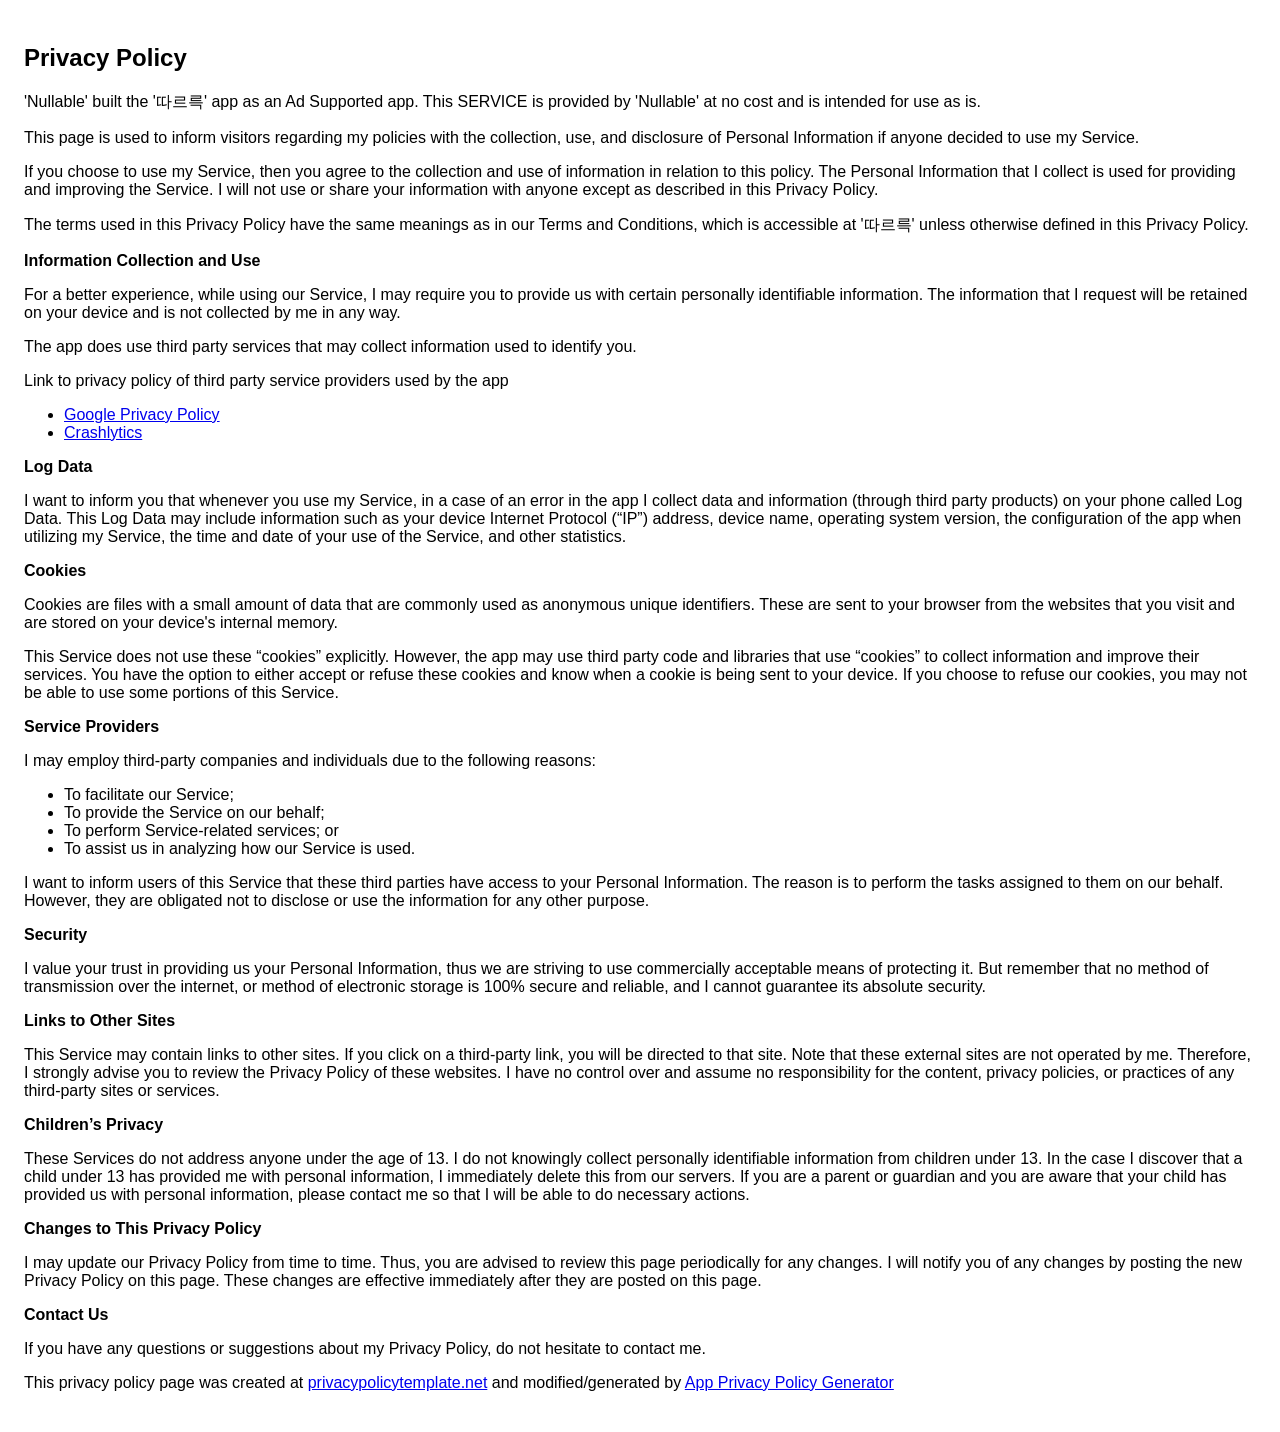
<file: privacy_policy.html>
<!DOCTYPE html>
    <html>
    <head>
      <meta charset='utf-8'>
      <meta name='viewport' content='width=device-width'>
      <title>Privacy Policy</title>
      <style> body { font-family: 'Helvetica Neue', Helvetica, Arial, sans-serif; padding:1em; } </style>
    </head>
    <body>
    <h2>Privacy Policy</h2> <p> 'Nullable' built the '따르륵' app as an Ad Supported app. This SERVICE is provided by
                    'Nullable' at no cost and is intended for use as is.
                  </p> <p>This page is used to inform visitors regarding my policies with the collection, use, and disclosure
                    of Personal Information if anyone decided to use my Service.
                  </p> <p>If you choose to use my Service, then you agree to the collection and use of information in
                    relation to this policy. The Personal Information that I collect is used for providing and improving
                    the Service. I will not use or share your information with anyone except as described
                    in this Privacy Policy.
                  </p> <p>The terms used in this Privacy Policy have the same meanings as in our Terms and Conditions, which is
                    accessible at '따르륵' unless otherwise defined in this Privacy Policy.
                  </p> <p><strong>Information Collection and Use</strong></p> <p>For a better experience, while using our Service, I may require you to provide us with certain
                    personally identifiable information. The information that I request will be retained on your device and is not collected by me in any way.
                  </p> <p>The app does use third party services that may collect information used to identify you.</p> <div><p>Link to privacy policy of third party service providers used by the app</p> <ul><li><a href="https://www.google.com/policies/privacy/" target="_blank">Google Privacy Policy</a></li><li><a href="http://try.crashlytics.com/terms/privacy-policy.pdf" target="_blank">Crashlytics</a></li><!----><!----></ul></div> <p><strong>Log Data</strong></p> <p> I want to inform you that whenever you use my Service, in a case of
                    an error in the app I collect data and information (through third party products) on your phone
                    called Log Data. This Log Data may include information such as your device Internet Protocol (“IP”) address,
                    device name, operating system version, the configuration of the app when utilizing my Service,
                    the time and date of your use of the Service, and other statistics.
                  </p> <p><strong>Cookies</strong></p> <p>Cookies are files with a small amount of data that are commonly used as anonymous unique identifiers.
                    These are sent to your browser from the websites that you visit and are stored on your device's internal
                    memory.
                  </p> <p>This Service does not use these “cookies” explicitly. However, the app may use third party code and
                    libraries that use “cookies” to collect information and improve their services. You have the option to
                    either accept or refuse these cookies and know when a cookie is being sent to your device. If you choose
                    to refuse our cookies, you may not be able to use some portions of this Service.
                  </p> <p><strong>Service Providers</strong></p> <p> I may employ third-party companies and individuals due to the following reasons:</p> <ul><li>To facilitate our Service;</li> <li>To provide the Service on our behalf;</li> <li>To perform Service-related services; or</li> <li>To assist us in analyzing how our Service is used.</li></ul> <p> I want to inform users of this Service that these third parties have access to
                    your Personal Information. The reason is to perform the tasks assigned to them on our behalf. However,
                    they are obligated not to disclose or use the information for any other purpose.
                  </p> <p><strong>Security</strong></p> <p> I value your trust in providing us your Personal Information, thus we are striving
                    to use commercially acceptable means of protecting it. But remember that no method of transmission over
                    the internet, or method of electronic storage is 100% secure and reliable, and I cannot guarantee
                    its absolute security.
                  </p> <p><strong>Links to Other Sites</strong></p> <p>This Service may contain links to other sites. If you click on a third-party link, you will be directed
                    to that site. Note that these external sites are not operated by me. Therefore, I strongly
                    advise you to review the Privacy Policy of these websites. I have no control over
                    and assume no responsibility for the content, privacy policies, or practices of any third-party sites
                    or services.
                  </p> <p><strong>Children’s Privacy</strong></p> <p>These Services do not address anyone under the age of 13. I do not knowingly collect
                    personally identifiable information from children under 13. In the case I discover that a child
                    under 13 has provided me with personal information, I immediately delete this from
                    our servers. If you are a parent or guardian and you are aware that your child has provided us with personal
                    information, please contact me so that I will be able to do necessary actions.
                  </p> <p><strong>Changes to This Privacy Policy</strong></p> <p> I may update our Privacy Policy from time to time. Thus, you are advised to review
                    this page periodically for any changes. I will notify you of any changes by posting
                    the new Privacy Policy on this page. These changes are effective immediately after they are posted on
                    this page.
                  </p> <p><strong>Contact Us</strong></p> <p>If you have any questions or suggestions about my Privacy Policy, do not hesitate to contact
                    me.
                  </p> <p>This privacy policy page was created at <a href="https://privacypolicytemplate.net" target="_blank">privacypolicytemplate.net</a>
                    and modified/generated by <a href="https://app-privacy-policy-generator.firebaseapp.com/" target="_blank">App
                      Privacy Policy Generator</a></p>
    </body>
    </html>
</file>
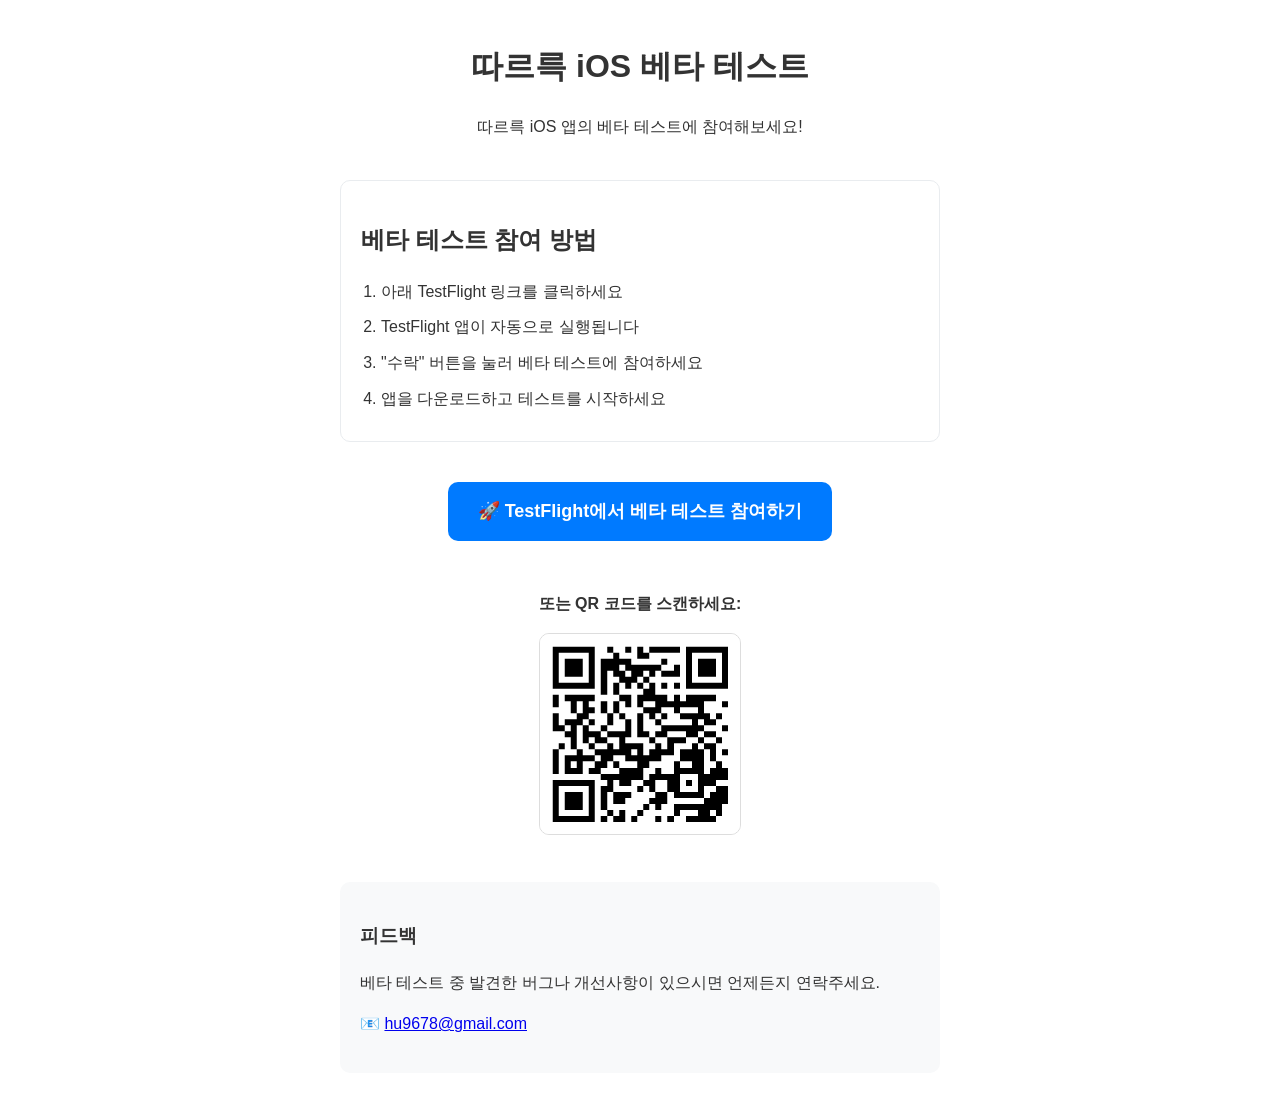
<file: static/beta.html>
<!DOCTYPE html>
<html lang="ko">
<head>
    <meta charset="UTF-8">
    <meta name="viewport" content="width=device-width, initial-scale=1.0">
    <title>따르륵 - iOS 베타 테스트</title>
    <style>
        body {
            font-family: -apple-system, BlinkMacSystemFont, 'Segoe UI', Roboto, sans-serif;
            max-width: 600px;
            margin: 0 auto;
            padding: 20px;
            line-height: 1.6;
            color: #333;
        }
        .header {
            text-align: center;
            margin-bottom: 40px;
        }
        .beta-link {
            display: inline-block;
            background: #007AFF;
            color: white;
            padding: 15px 30px;
            text-decoration: none;
            border-radius: 10px;
            font-size: 18px;
            font-weight: 600;
            margin: 20px 0;
            transition: background 0.3s;
        }
        .beta-link:hover {
            background: #0056CC;
        }
        .contact {
            margin-top: 40px;
            padding: 20px;
            background: #f8f9fa;
            border-radius: 10px;
        }
        .steps {
            background: #fff;
            border: 1px solid #e9ecef;
            border-radius: 10px;
            padding: 20px;
            margin: 20px 0;
        }
        .steps ol {
            margin: 0;
            padding-left: 20px;
        }
        .steps li {
            margin: 10px 0;
        }
    </style>
</head>
<body>
    <div class="header">
        <h1>따르륵 iOS 베타 테스트</h1>
        <p>따르륵 iOS 앱의 베타 테스트에 참여해보세요!</p>
    </div>

    <div class="steps">
        <h2>베타 테스트 참여 방법</h2>
        <ol>
            <li>아래 TestFlight 링크를 클릭하세요</li>
            <li>TestFlight 앱이 자동으로 실행됩니다</li>
            <li>"수락" 버튼을 눌러 베타 테스트에 참여하세요</li>
            <li>앱을 다운로드하고 테스트를 시작하세요</li>
        </ol>
    </div>

    <div style="text-align: center;">
        <a href="https://testflight.apple.com/join/4rtzQTwy" class="beta-link">
            🚀 TestFlight에서 베타 테스트 참여하기
        </a>
        
        <div style="margin: 30px 0;">
            <p><strong>또는 QR 코드를 스캔하세요:</strong></p>
            <img src="test_qr.png" alt="TestFlight QR 코드" style="max-width: 200px; border: 1px solid #ddd; border-radius: 10px;">
        </div>
    </div>

    <div class="contact">
        <h3>피드백</h3>
        <p>베타 테스트 중 발견한 버그나 개선사항이 있으시면 언제든지 연락주세요.</p>
        <p>📧 <a href="mailto:hu9678@gmail.com">hu9678@gmail.com</a></p>
    </div>
</body>
</html>
</file>
